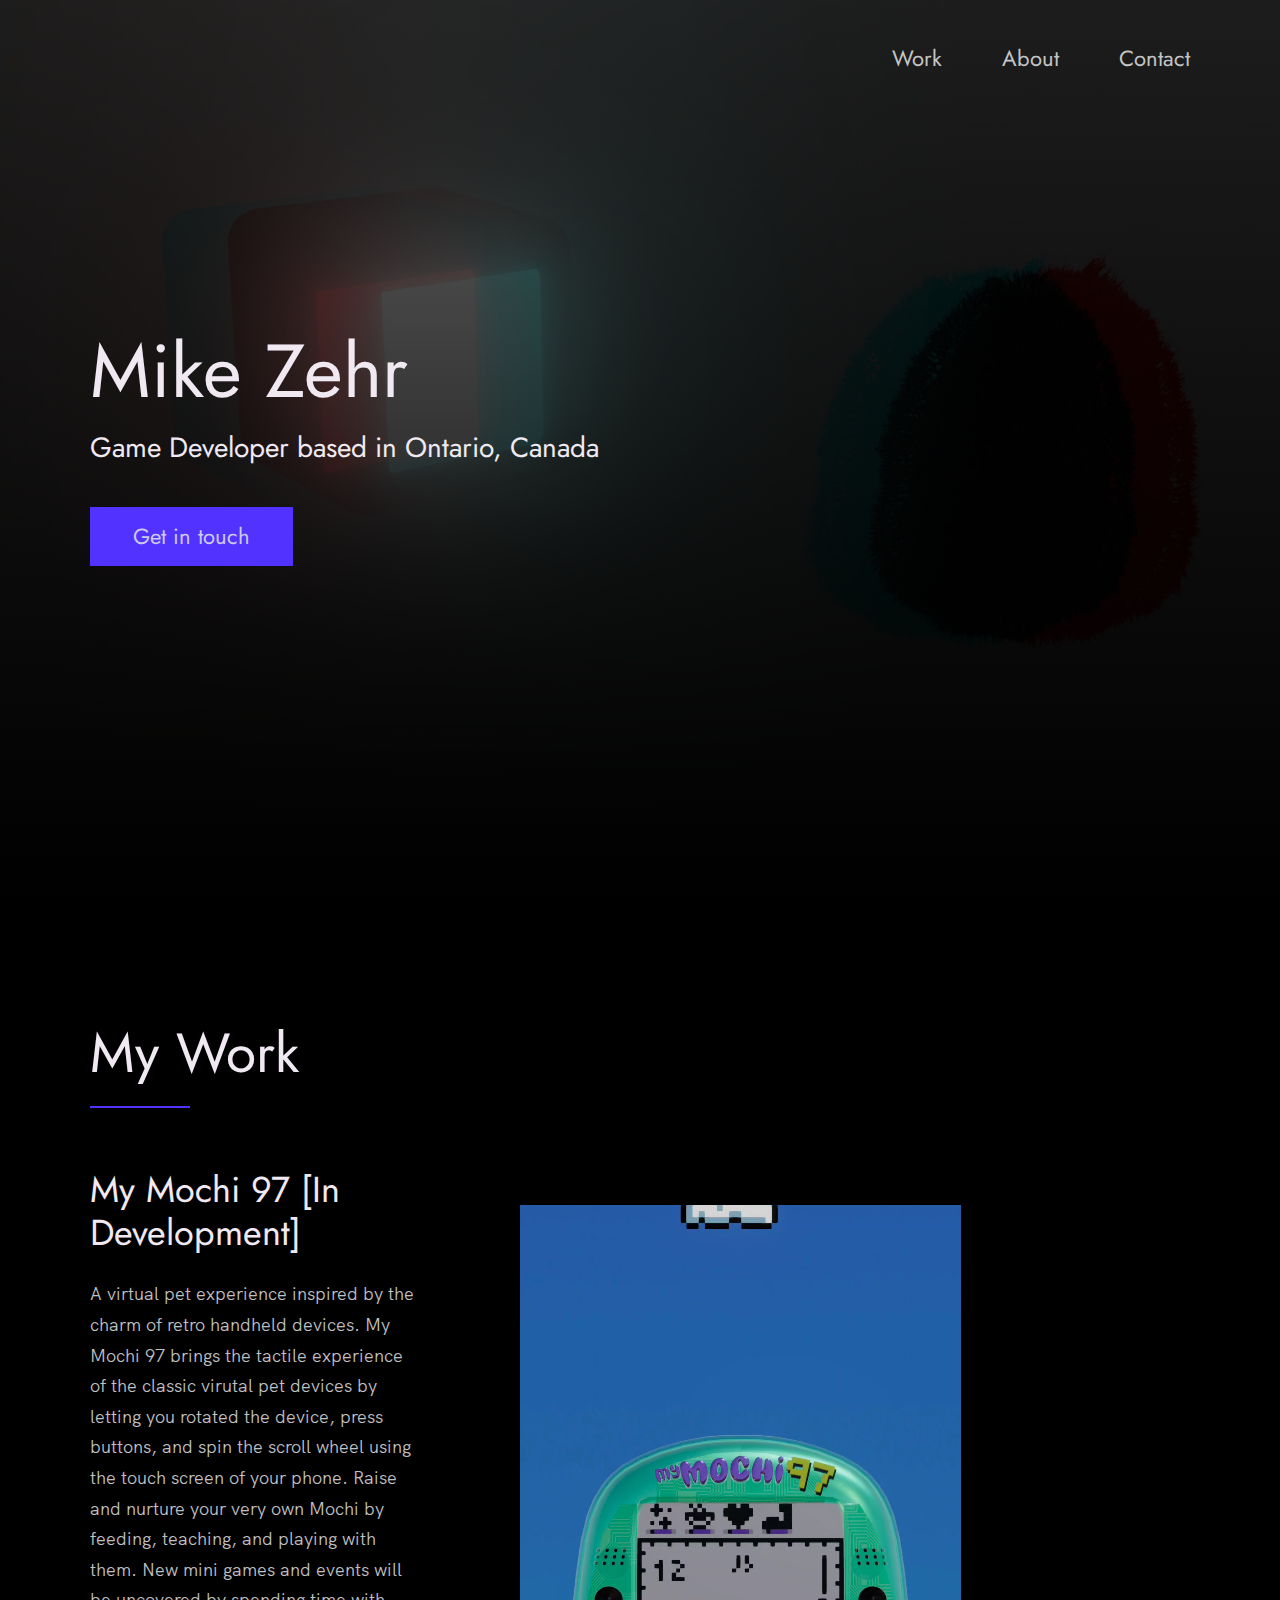
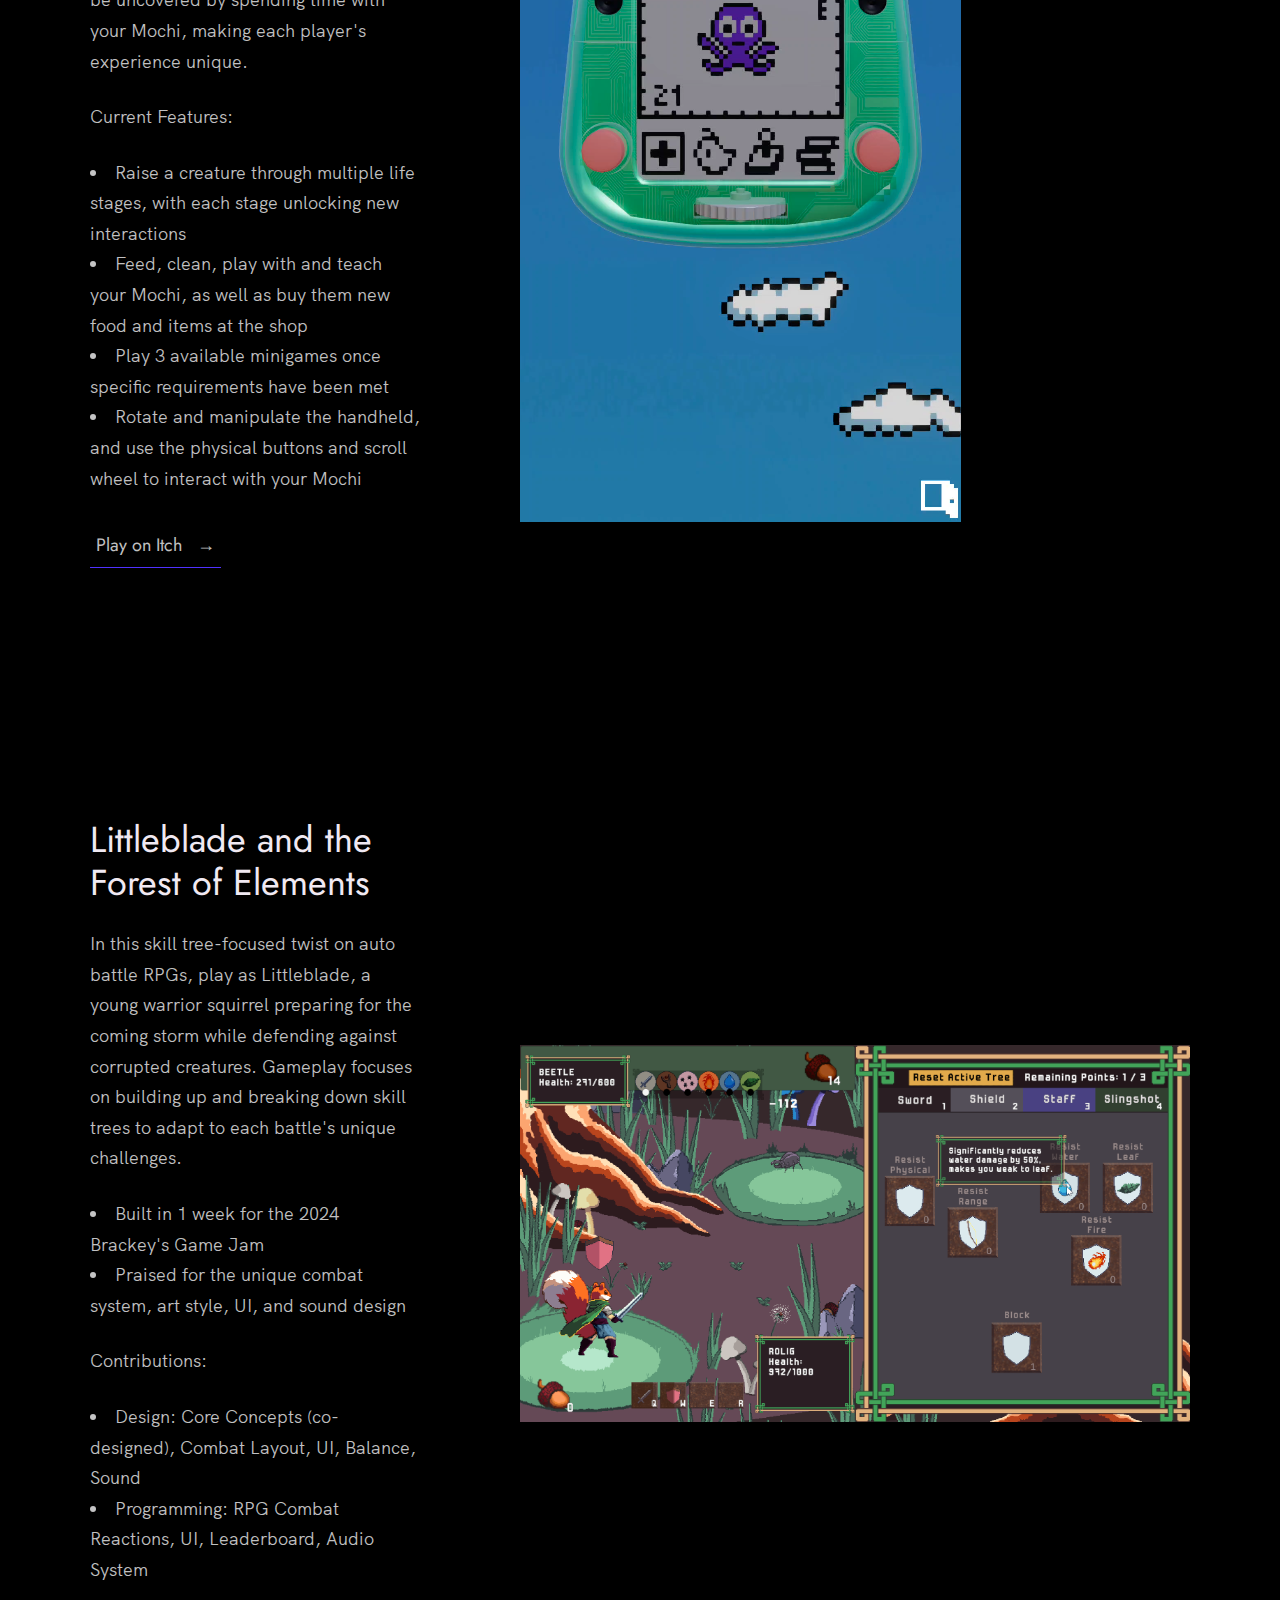
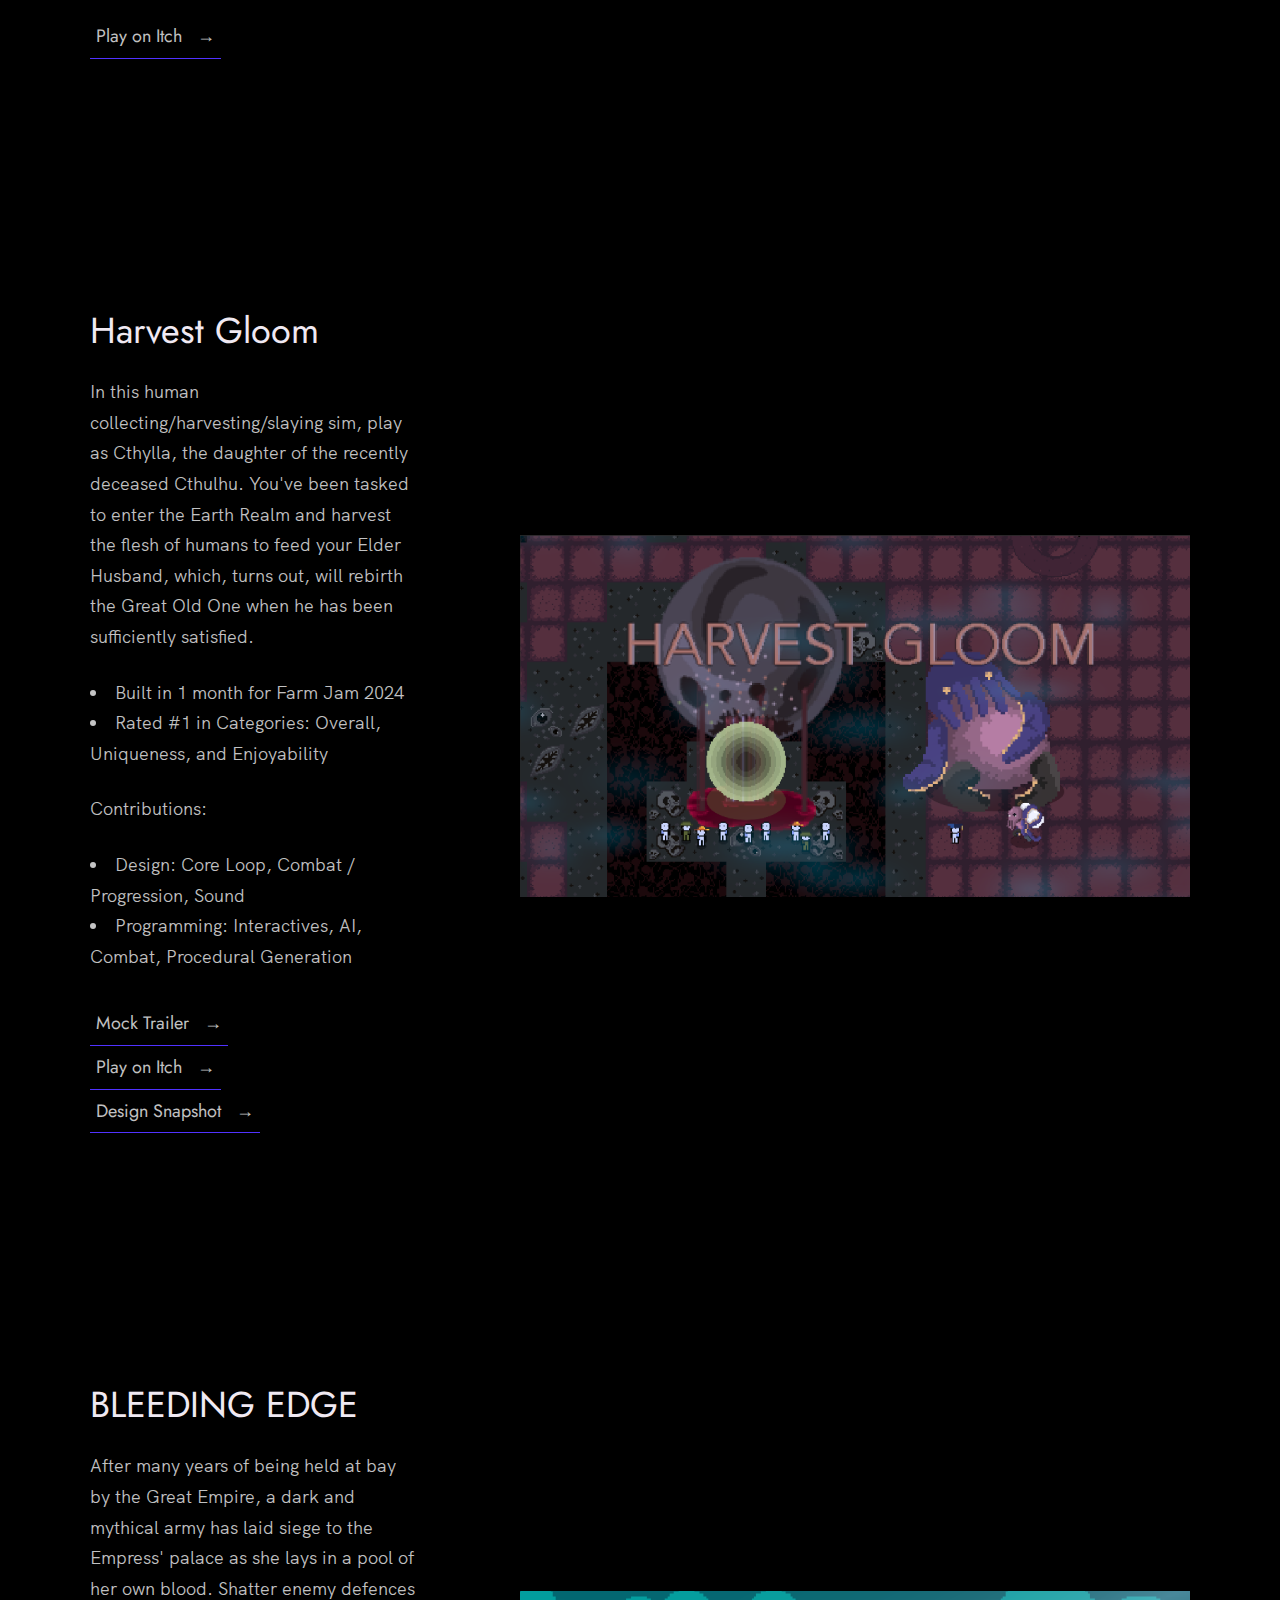
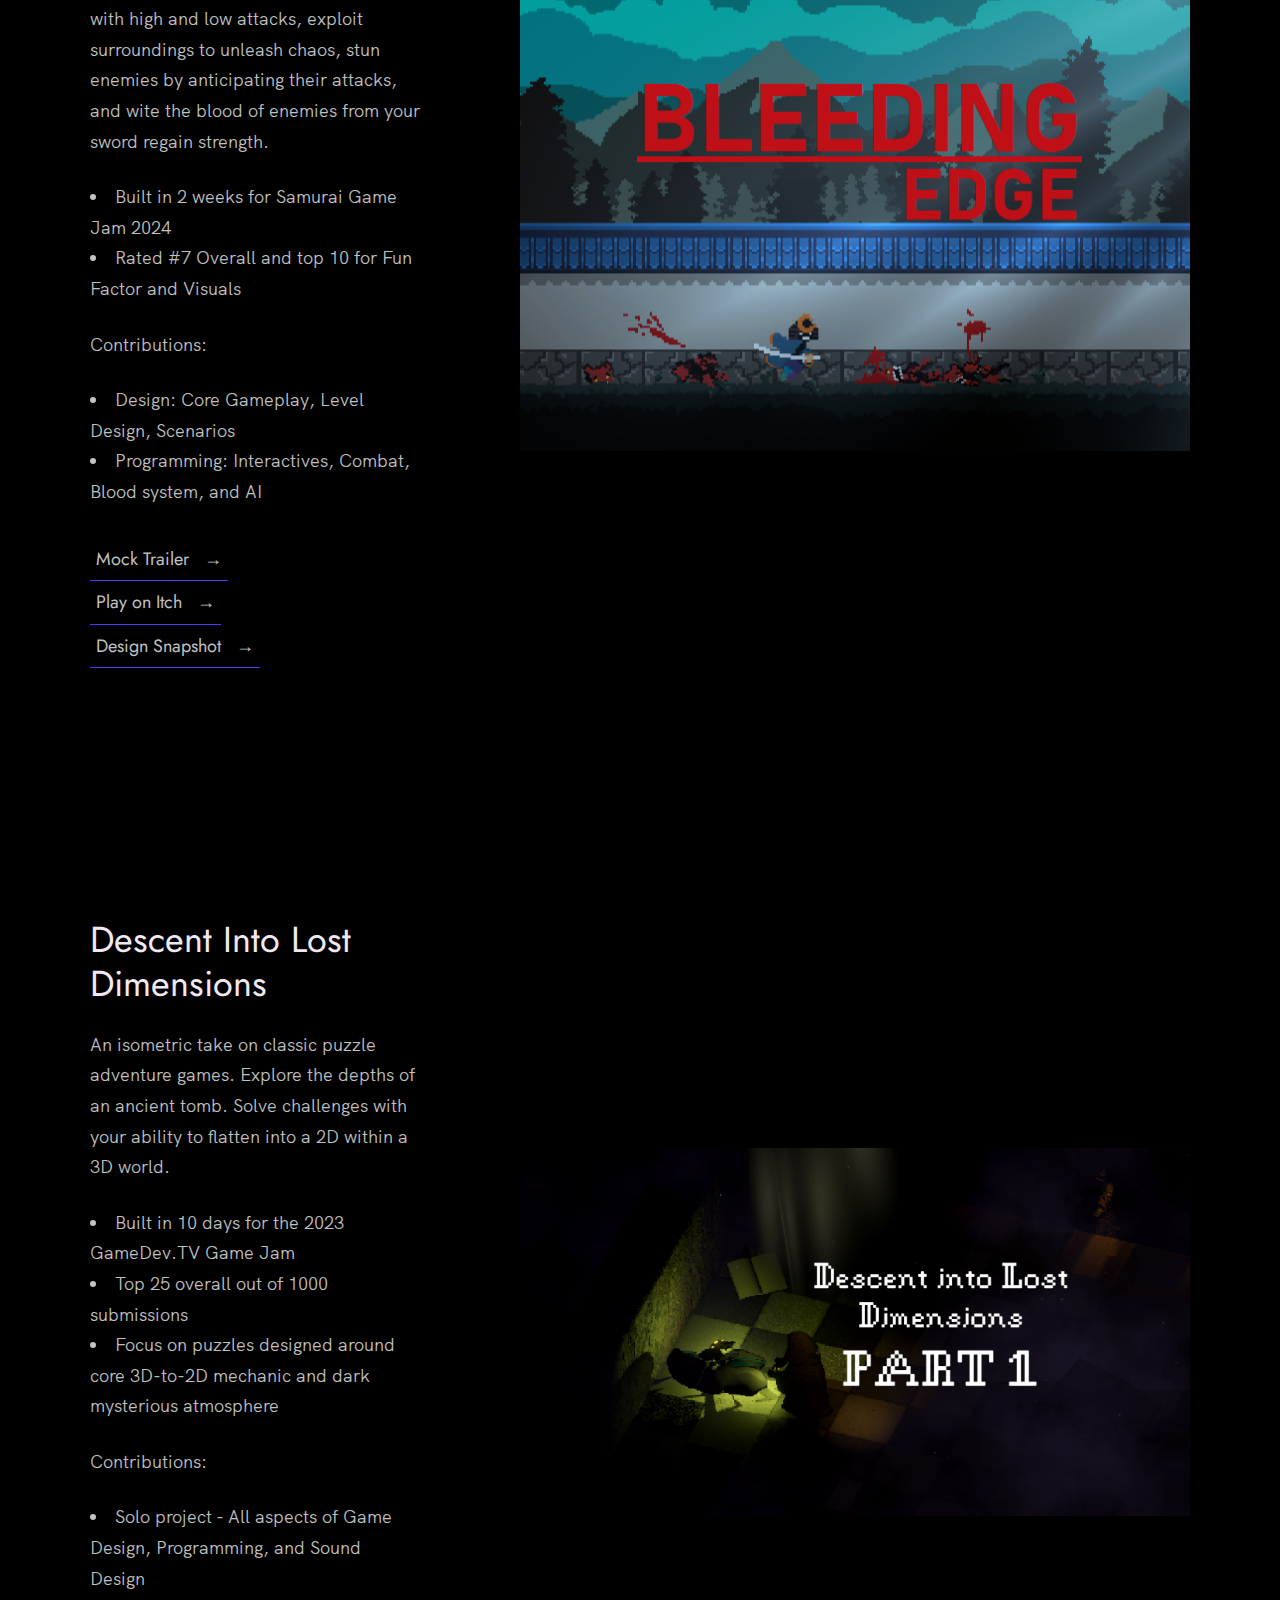
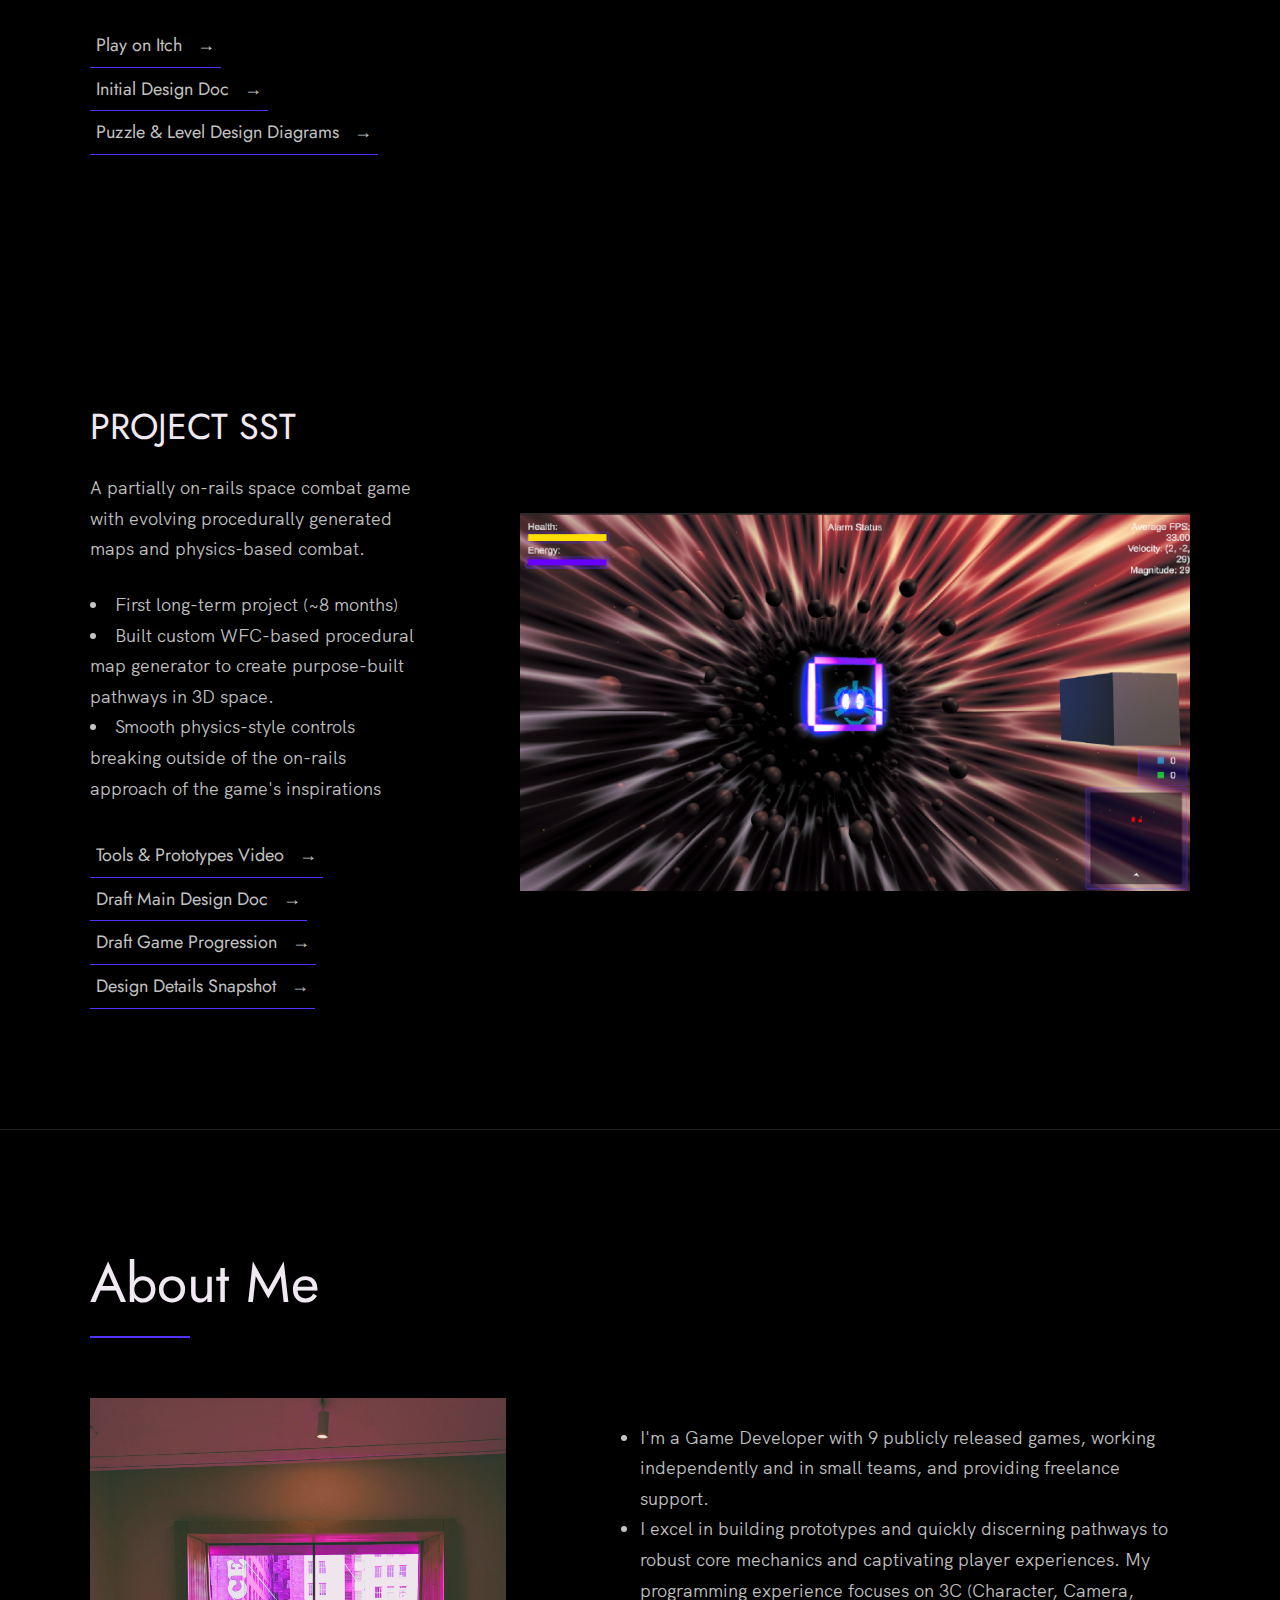
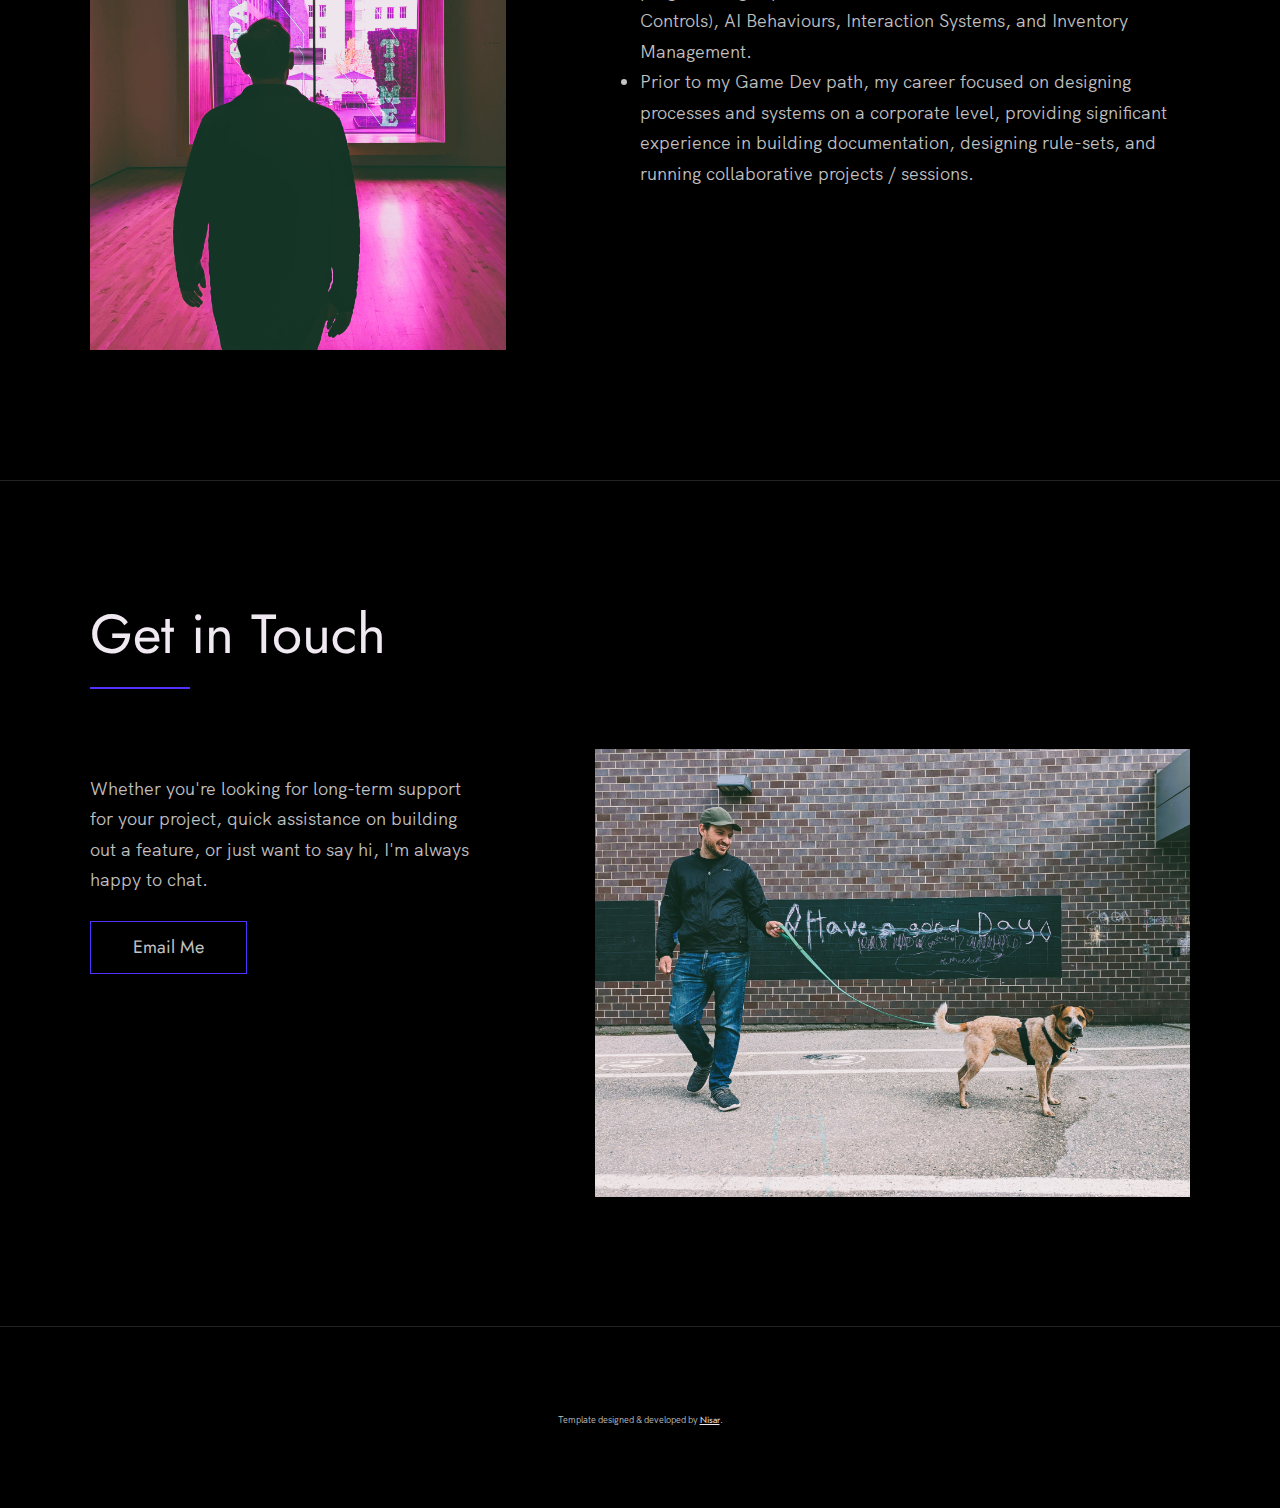
<file: index.html>
<!-- 
  Hello 😊.

  This template is designed and developed by Nisar Hassan Naqvi
  for anyone to use for free or customize the way they like.

  Github Repo: https://github.com/nisarhassan12/portfolio-template/
  My Website: https://nisar.dev

  For business & inquires, contact me => syednisarhassan12@gmail.com
-->

<!--
  Follow the instructions written in comments to create your stunning portfolio
-->

<!DOCTYPE html>
<html lang="en">

<head>
  <meta charset="UTF-8" />
  <meta name="viewport" content="width=device-width, initial-scale=1.0" />
  <link rel="shortcut icon" type="image/png" href="./images/tabIcon.png" />

  <!-- Put your site title here -->
  <title>
    Mike Zehr | Game Designer and Programmer.
  </title>

  <meta name="description" content="Indie dev working on solo and small team projects.">
  <!-- Add some coding keywords below, Ex: (React, CSS etc) -->
  <meta name="keywords"
    content="Mike Zehr, Unity, C#, Godot, Unreal, Blender, Core Design, Combat Design, Level Design, Game Programmer, Game Developer" />
  <link rel="stylesheet" href="index.css" />
</head>

<body>

  <!-- ***** Header ***** -->

  <header class="header" role="banner" id="top">
    <div class="row">
      <nav class="nav" role="navigation">
        <ul class="nav__items">
          <li class="nav__item"><a href="#work" class="nav__link">Work</a></li>
          <!-- <li class="nav__item"><a href="#clients" class="nav__link">Clients</a></li> -->
          <li class="nav__item">
            <a href="#about" class="nav__link">About</a>
          </li>
          <li class="nav__item">
            <a href="#contact" class="nav__link">Contact</a>
          </li>
        </ul>
      </nav>
    </div>
    <div class="header__text-box row">
      <div class="header__text">
        <h1 class="heading-primary">
          <!-- Replace the following name with your name -->
          <span>Mike Zehr</span>
        </h1>
        <!-- Put a small paragraph about yourself -->
        <p>Game Developer based in Ontario, Canada</p>
        <a href="#contact" class="btn btn--pink">Get in touch</a>
      </div>
    </div>
  </header>

  <main role="main">

    <!-- ***** Work ***** -->

    <section class="work" id="work">
      <div class="row">
        <h2>My Work</h2>
        <div class="work__boxes">

          <!-- Each div with the work__box class is a project. -->
          <!-----My Mochi 97----->
          <div class="work__box">
            <div class="work__text">
              <h3>My Mochi 97 [In Development]</h3>
              <p>
                A virtual pet experience inspired by the charm of retro handheld devices. My Mochi 97 brings the tactile
                experience of the classic virutal pet devices by letting you rotated the device, press buttons, and spin
                the scroll wheel using the touch screen of your phone.
                Raise and nurture your very own Mochi by feeding, teaching, and playing with them. New mini games and
                events will be uncovered by spending time with your Mochi, making each player's experience unique.
              </p>
              <ul class="work__list">
                <p>Current Features:</p>
                <li>Raise a creature through multiple life stages, with each stage unlocking new interactions
                </li>
                <li>Feed, clean, play with and teach your Mochi, as well as buy them new food and items at the shop
                </li>
                <li>Play 3 available minigames once specific requirements have been met
                </li>
                <li>Rotate and manipulate the handheld, and use the physical buttons and scroll wheel to interact with
                  your Mochi
                </li>
              </ul>

              <div class="work__links">
                <a href="https://porkrind.itch.io/my-mochi-97" target="_blank" class="link__text">
                  Play on Itch <span>&rarr;</span>
                </a>

              </div>
            </div>
            <div class="work__image-box">
              <img src="./images/MochiScreen0.png" class="work__image" alt="MyMochi97" />
            </div>
          </div>
          <!-----LittleBlade----->
          <div class="work__box">
            <div class="work__text">
              <h3>Littleblade and the Forest of Elements</h3>
              <p>
                In this skill tree-focused twist on auto battle RPGs, play as Littleblade, a young warrior squirrel
                preparing
                for the coming storm while defending against corrupted creatures. Gameplay focuses on building up and
                breaking down skill trees to adapt to each battle's unique challenges.
              </p>
              <ul class="work__list">
                <li>Built in 1 week for the 2024 Brackey's Game Jam
                </li>
                <li>Praised for the unique combat system, art style, UI, and sound design
                </li>
                <p>Contributions:</p>
                <li>Design: Core Concepts (co-designed), Combat Layout, UI, Balance, Sound</li>
                <li>Programming: RPG Combat Reactions, UI, Leaderboard, Audio System
              </ul>

              <div class="work__links">
                <a href="https://porkrind.itch.io/littleblade" target="_blank" class="link__text">
                  Play on Itch <span>&rarr;</span>
                </a>
                <!-- <a href="https://github.com/porkrindplz/portfolio" title="View Source Code" target="_blank">
                  <img src="./images/github.svg" class="work__code" alt="Design Doc Examples">
                </a> -->
              </div>
            </div>
            <div class="work__image-box">
              <img src="./images/LBScreen.png" class="work__image" alt="Littelblade" />
            </div>
          </div>
          <!-----HARVEST GLOOM----->
          <div class="work__box">
            <div class="work__text">
              <h3>Harvest Gloom</h3>
              <p>
                In this human collecting/harvesting/slaying sim, play as Cthylla, the daughter of the recently
                deceased
                Cthulhu. You've been tasked to enter the Earth Realm and harvest the flesh of humans to feed your
                Elder
                Husband, which, turns out, will rebirth the Great Old One when he has been sufficiently satisfied.

              </p>
              <ul class="work__list">
                <li>Built in 1 month for Farm Jam 2024
                </li>
                <li>Rated #1 in Categories: Overall, Uniqueness, and Enjoyability
                </li>
                <p>Contributions:</p>
                <li>Design: Core Loop, Combat / Progression, Sound</li>
                <li>Programming: Interactives, AI, Combat, Procedural Generation
              </ul>

              <div class="work__links">
                <a href="https://youtu.be/IX5LvBYEVCs" target="_blank" class="link__text">
                  Mock Trailer <span>&rarr;</span>
                </a>
                <a href="https://porkrind.itch.io/harvestgloom" target="_blank" class="link__text">
                  Play on Itch <span>&rarr;</span>
                </a>
                <a href="./images/HGDesign.png" target="_blank" class="link__text">
                  Design Snapshot <span>&rarr;</span>
                </a>
                <!-- <a href="https://github.com/porkrindplz/portfolio" title="View Source Code" target="_blank">
                  <img src="./images/github.svg" class="work__code" alt="Design Doc Examples">
                </a> -->
              </div>
            </div>
            <div class="work__image-box">
              <img src="./images/HGScreen.png" class="work__image" alt="Harvest Gloom" />
            </div>
          </div>
          <!-----BLEEDING EDGE----->

          <div class="work__box">
            <div class="work__text">
              <h3>BLEEDING EDGE</h3>
              <p>
                After many years of being held at bay by the Great Empire, a dark and mythical army has laid siege to
                the Empress' palace as she lays in a pool of her own blood.
                Shatter enemy defences with high and low attacks, exploit surroundings to unleash chaos, stun enemies
                by
                anticipating their attacks, and wite the blood of enemies from your sword regain strength.
              </p>
              <ul class="work__list">
                <li>Built in 2 weeks for Samurai Game Jam 2024
                </li>
                <li>Rated #7 Overall and top 10 for Fun Factor and Visuals
                </li>
                <p>Contributions:</p>
                <li>Design: Core Gameplay, Level Design, Scenarios</li>
                <li>Programming: Interactives, Combat, Blood system, and AI
              </ul>

              <div class="work__links">
                <a href="https://youtu.be/cKAdMbNaTe0" target="_blank" class="link__text">
                  Mock Trailer <span>&rarr;</span>
                </a>
                <a href="https://porkrind.itch.io/bleeding-edge" target="_blank" class="link__text">
                  Play on Itch <span>&rarr;</span>
                </a>
                <a href="./images/BEDesign.png" target="_blank" class="link__text">
                  Design Snapshot <span>&rarr;</span>
                </a>
                <!-- <a href="https://github.com/porkrindplz/portfolio" title="View Source Code" target="_blank">
                  <img src="./images/github.svg" class="work__code" alt="Design Doc Examples">
                </a> -->
              </div>
            </div>
            <div class="work__image-box">
              <img src="./images/BEScreen.png" class="work__image" alt="BLEEDING EDGE" />
            </div>
          </div>

          <!-----DESCENT INTO LOST DIMENSIONS----->

          <div class="work__box">
            <div class="work__text">
              <h3>Descent Into Lost Dimensions</h3>
              <p>
                An isometric take on classic puzzle adventure games. Explore the depths of an ancient tomb. Solve
                challenges with your ability to flatten into a 2D within a 3D world.
              </p>
              <ul class="work__list">
                <li>Built in 10 days for the 2023 GameDev.TV Game Jam
                </li>
                <li>Top 25 overall out of 1000 submissions
                </li>
                <li>Focus on puzzles designed around core 3D-to-2D mechanic and dark mysterious atmosphere</li>
                <p>Contributions:</p>
                <li>Solo project - All aspects of Game Design, Programming, and Sound Design
              </ul>

              <div class="work__links">
                <a href="https://porkrind.itch.io/lostdimensions" target="_blank" class="link__text">
                  Play on Itch <span>&rarr;</span>
                </a>
                <a href="./images/DLD Design Doc.pdf" target="_blank" class="link__text">
                  Initial Design Doc <span>&rarr;</span>
                </a>
                <a href="./images/DLDDesignSnapshot.png" target="_blank" class="link__text">
                  Puzzle & Level Design Diagrams <span>&rarr;</span>
                </a>
                <!-- <a href="https://github.com/porkrindplz/portfolio" title="View Source Code" target="_blank">
                            <img src="./images/github.svg" class="work__code" alt="Design Doc Examples">
                          </a> -->
              </div>
            </div>
            <div class="work__image-box">
              <img src="./images/DLDScreen.png" class="work__image" alt="BLEEDING EDGE" />
            </div>
          </div>

          <!-----PROJECT SST----->

          <div class="work__box">
            <div class="work__text">
              <h3>PROJECT SST</h3>
              <p>
                A partially on-rails space combat game with evolving procedurally generated maps and physics-based
                combat.
              </p>
              <ul class="work__list">
                <li>First long-term project (~8 months)
                </li>
                <li>Built custom WFC-based procedural map generator to create purpose-built pathways in 3D space.
                </li>
                <li>Smooth physics-style controls breaking outside of the on-rails approach of the game's inspirations
                </li>
              </ul>

              <div class="work__links">
                <a href="https://youtu.be/9gtgQWYJtpE" target="_blank" class="link__text">
                  Tools & Prototypes Video <span>&rarr;</span>
                </a>
                <a href="./images/SSTDesignMain.pdf" target="_blank" class="link__text">
                  Draft Main Design Doc <span>&rarr;</span>
                </a>
                <a href="./images/SSTRunProgression.pdf" target="_blank" class="link__text">
                  Draft Game Progression <span>&rarr;</span>
                </a>
                <a href="./images/SSTDesignSnapshot.png" target="_blank" class="link__text">
                  Design Details Snapshot <span>&rarr;</span>
                </a>
                <!-- <a href="https://github.com/porkrindplz/portfolio" title="View Source Code" target="_blank">
                            <img src="./images/github.svg" class="work__code" alt="Design Doc Examples">
                          </a> -->
              </div>
            </div>
            <div class="work__image-box">
              <img src="./images/SSTScreen.png" class="work__image" alt="BLEEDING EDGE" />
            </div>
          </div>
        </div>
      </div>
    </section>

    <!-- ***** Clients ***** -->

    <!-- <section class="client" id="clients">
      <div class="row">
        <h2>Clients</h2>
        <div class="client__logos"> -->
    <!-- Add logos of the clients or companies you'have worked with. -->
    <!-- <img src="./images/ronjones.png" class="client__logo" alt="Company 2" />
          <img src="./images/goldengrid.png" class="client__logo" alt="Company 3" />
          <img src="./images/bullseye.png" class="client__logo" alt="Company 1" />
          <img src="./images/mighty-furnitures.png" class="client__logo" alt="Company 1" />
          <img src="./images/fastlane.png" class="client__logo" alt="Company 3" />
          <img src="./images/chippy.png" class="client__logo" alt="Company 1" />
        </div>
      </div>
    </section> -->


    <!-- ***** About ***** -->

    <section class="about" id="about">
      <div class="row">
        <h2>About Me</h2>
        <div class="about__content">
          <div class="about__text">
            <!-- Replace the below paragraph with info about yourself -->
            <p>
              <li>I'm a Game Developer with 9 publicly released games, working independently
                and in small teams, and providing freelance support.
              </li>
              <li>I excel in building prototypes and quickly discerning pathways to robust core mechanics and
                captivating player experiences. My programming experience focuses on 3C (Character, Camera, Controls),
                AI Behaviours, Interaction Systems, and Inventory Management.
              </li>
              <li>
                Prior to my Game Dev path, my career focused on designing processes and systems on a corporate level,
                providing
                significant experience in building documentation, designing rule-sets, and running collaborative
                projects / sessions.
              </li>
            </p>
            <!-- Provide a link to your resume -->
            <!-- <a href="./images/Resume.pdf" target="_blank" class="btn">My Resume</a>-->
          </div>

          <div class="about__photo-container">
            <!-- Add a nice photo of yourself -->
            <img class="about__photo" src="./images/Mike3.jpeg" alt="" />
          </div>
        </div>
      </div>
    </section>
  </main>

  <!-- ***** Contact ***** -->

  <section class="contact" id="contact">
    <div class="row">
      <h2>Get in Touch</h2>
      <div class="contact__content">
        <div class="contact__info">
          <p>
            Whether you're looking for long-term support for your project, quick assistance on building out a feature,
            or just want to say hi, I'm always happy to chat.
          </p>
          <!-- Replace the email with yours -->
          <a href="mailto:mike@levitycube.com" class="btn">Email Me</a>
        </div>
        <div class="contact__photo-container">
          <!-- Add a nice photo of yourself -->
          <img class="contact__photo" src="./images/Mike2.jpeg" alt="" />
        </div>
      </div>
    </div>
  </section>

  <!-- ***** Footer ***** -->

  <footer role="contentinfo" class="footer">
    <div class="row">
      <!-- Update the links to point to your accounts -->
      <!--
      <ul class="footer__social-links">
        <li class="footer__social-link-item">
          <a href="https://porkrind.itch.io" title="Link to Itch Profile">
            <img src="./images/itchio.svg" class="footer__social-image" alt="Twitter">
          </a>
        </li>
        <li class="footer__social-link-item">
          <a href="https://twitter.com/nisarhassan12/" title="Link to Twitter Profile">
            <img src="./images/twitter.svg" class="footer__social-image" alt="Twitter">
          </a>
        </li>
        <li class="footer__social-link-item">
          <a href="https://github.com/porkrindplz/" title="Link to Github Profile">
            <img src="./images/github.svg" class="footer__social-image" alt="Github">
          </a>
        </li>
      </ul>
    -->
      <!-- If you give me some credit by keeping the below paragraph, will be huge for me 😊 Thanks. -->
      <p>
        Template designed & developed by <a href="https://nisar.dev" class="link">Nisar</a>.
      </p>
      <div class="footer__github-buttons">
        <iframe
          src="https://ghbtns.com/github-btn.html?user=nisarhassan12&repo=portfolio-template&type=watch&count=true"
          frameborder="0" scrolling="0" width="170" height="20" title="Watch Portfolio Template on GitHub">
        </iframe>
      </div>
    </div>
  </footer>

  <a href="#top" class="back-to-top" title="Back to Top">
    <img src="./images/arrow-up.svg" alt="Back to Top" class="back-to-top__image" />
  </a>
  <script src="./index.js"></script>
</body>

</html>
</file>
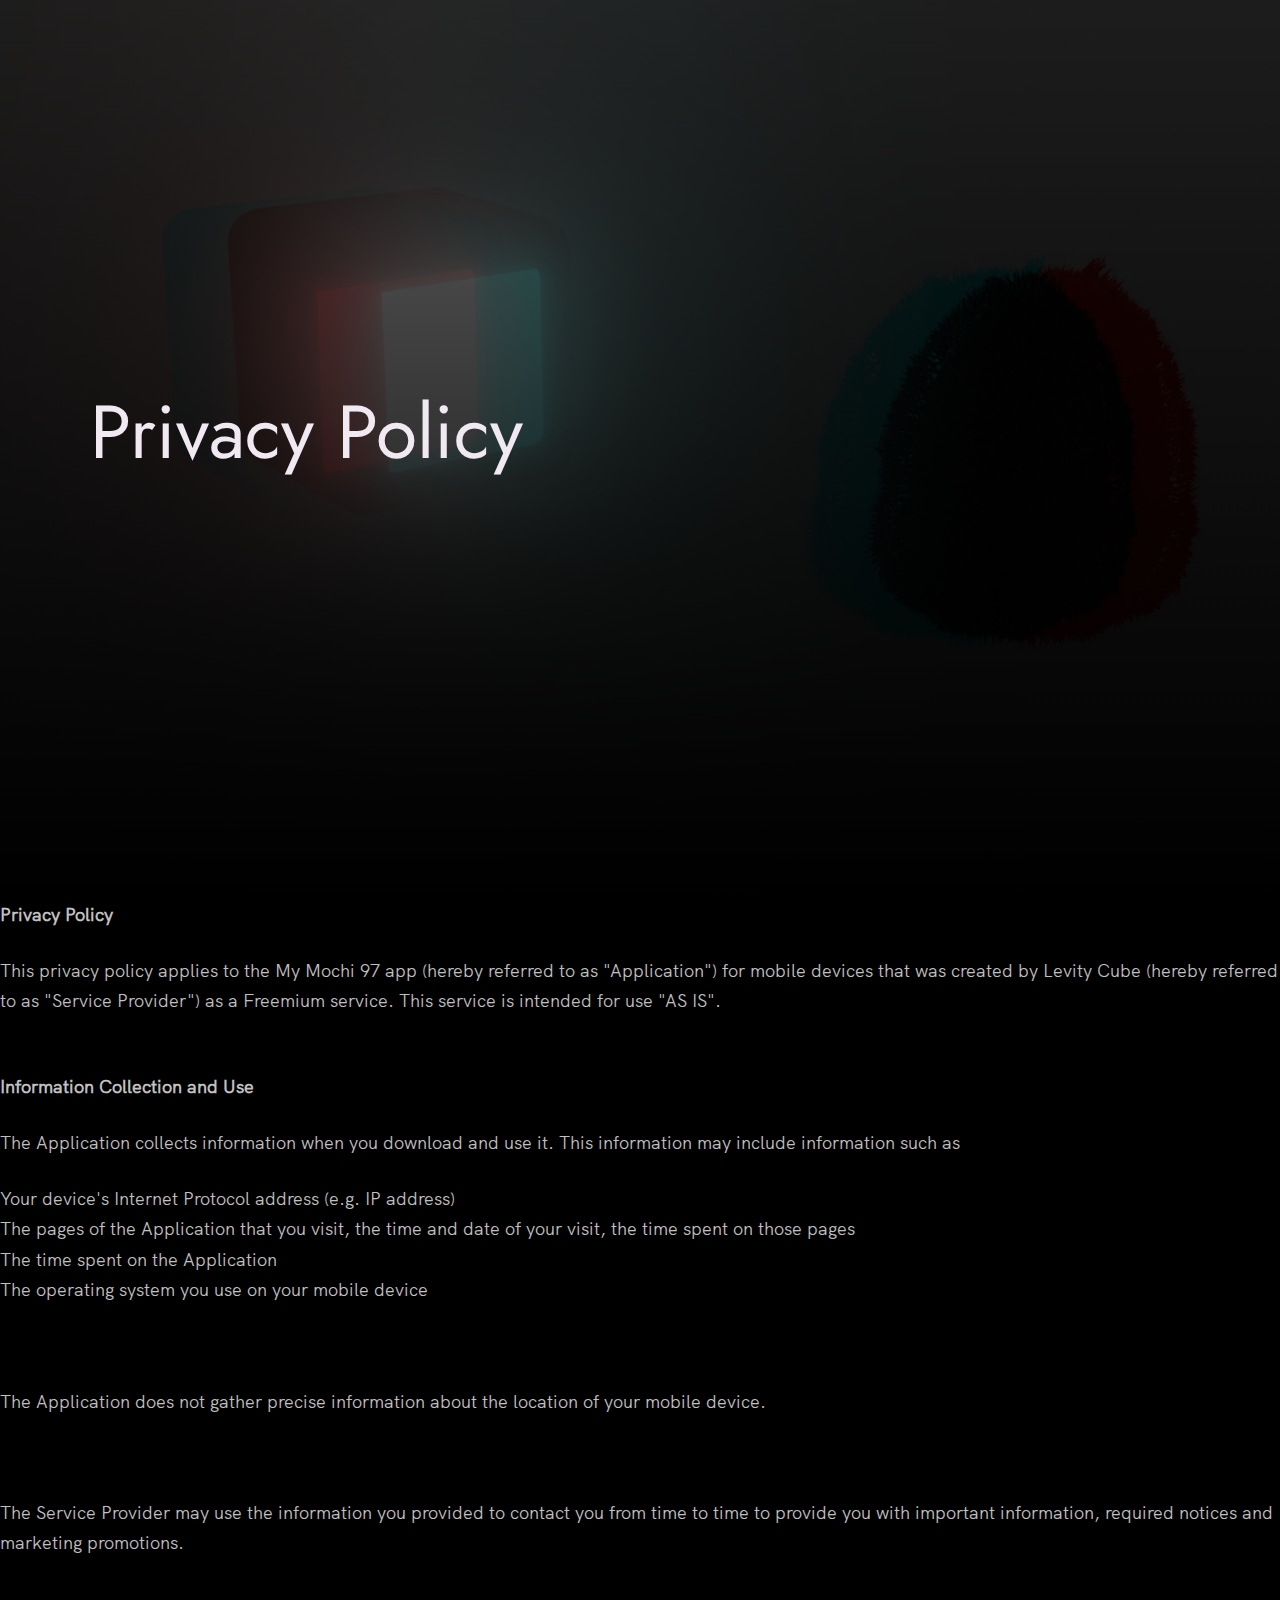
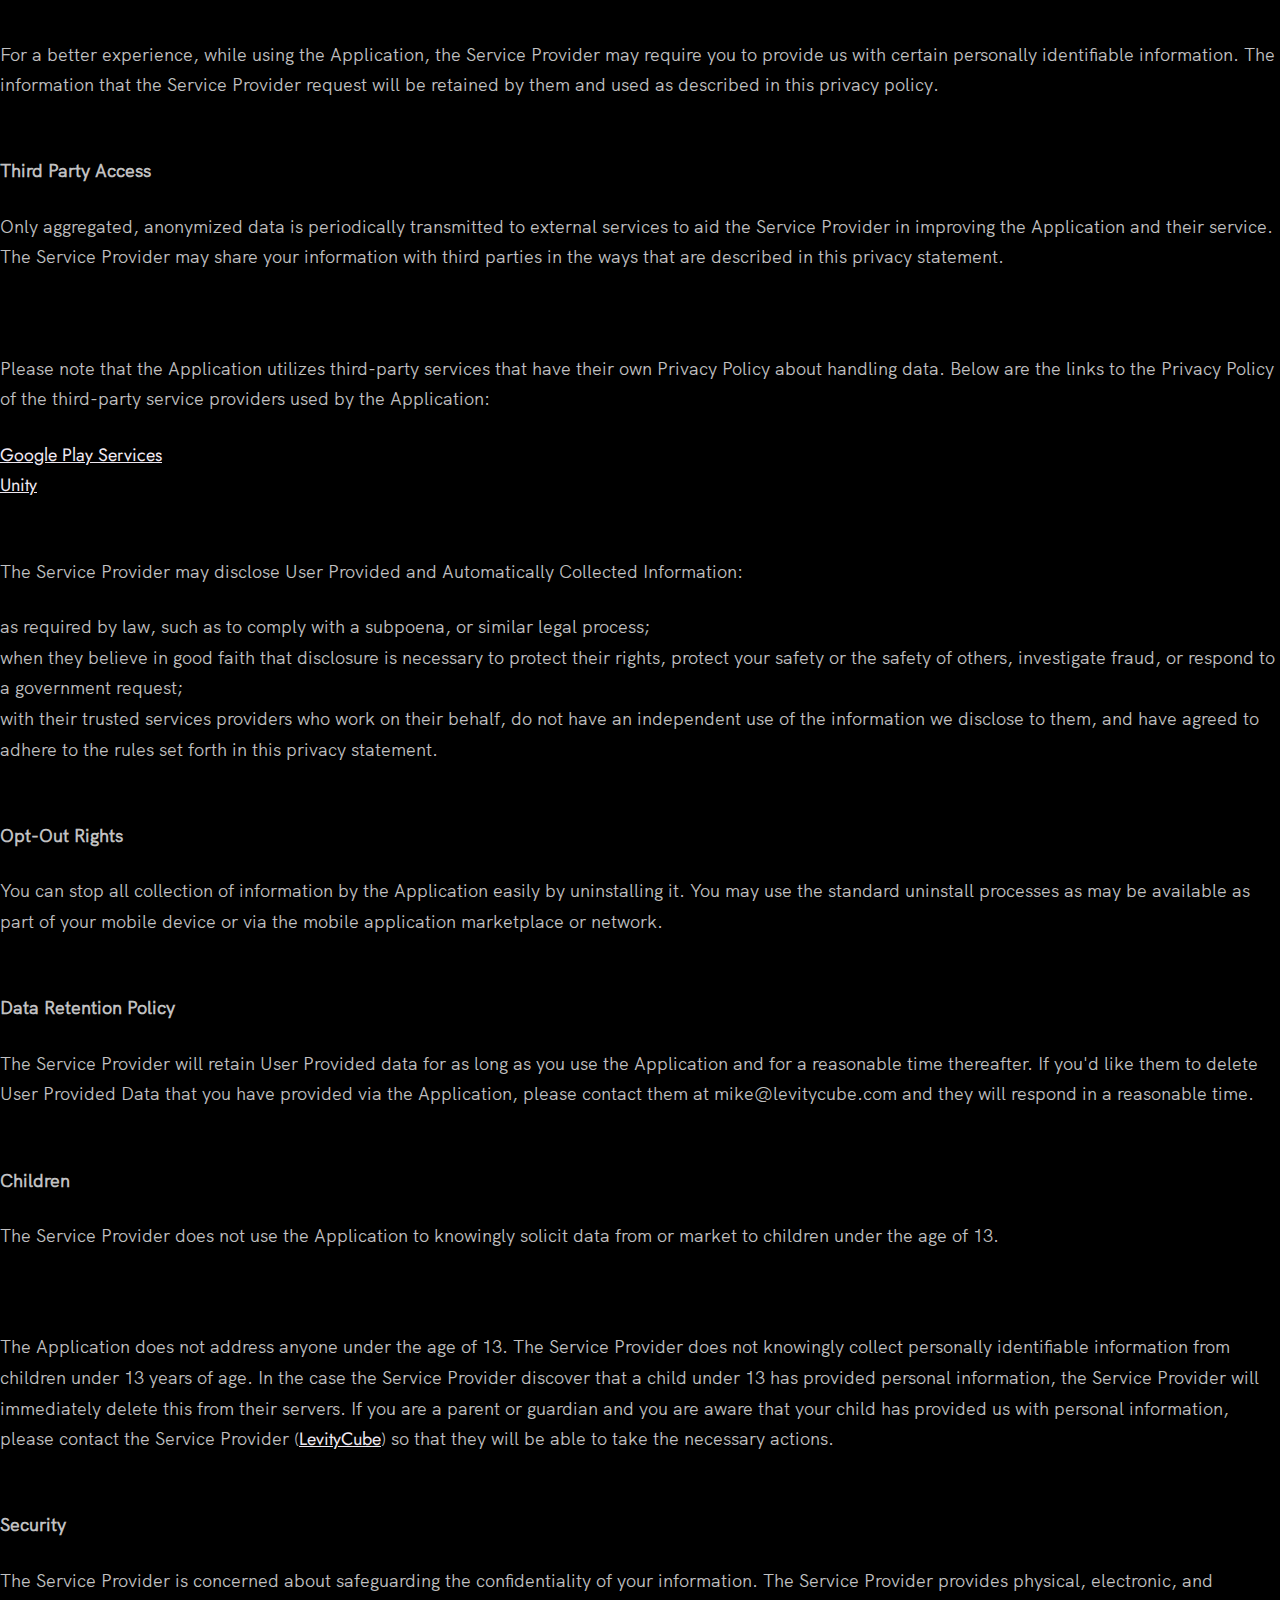
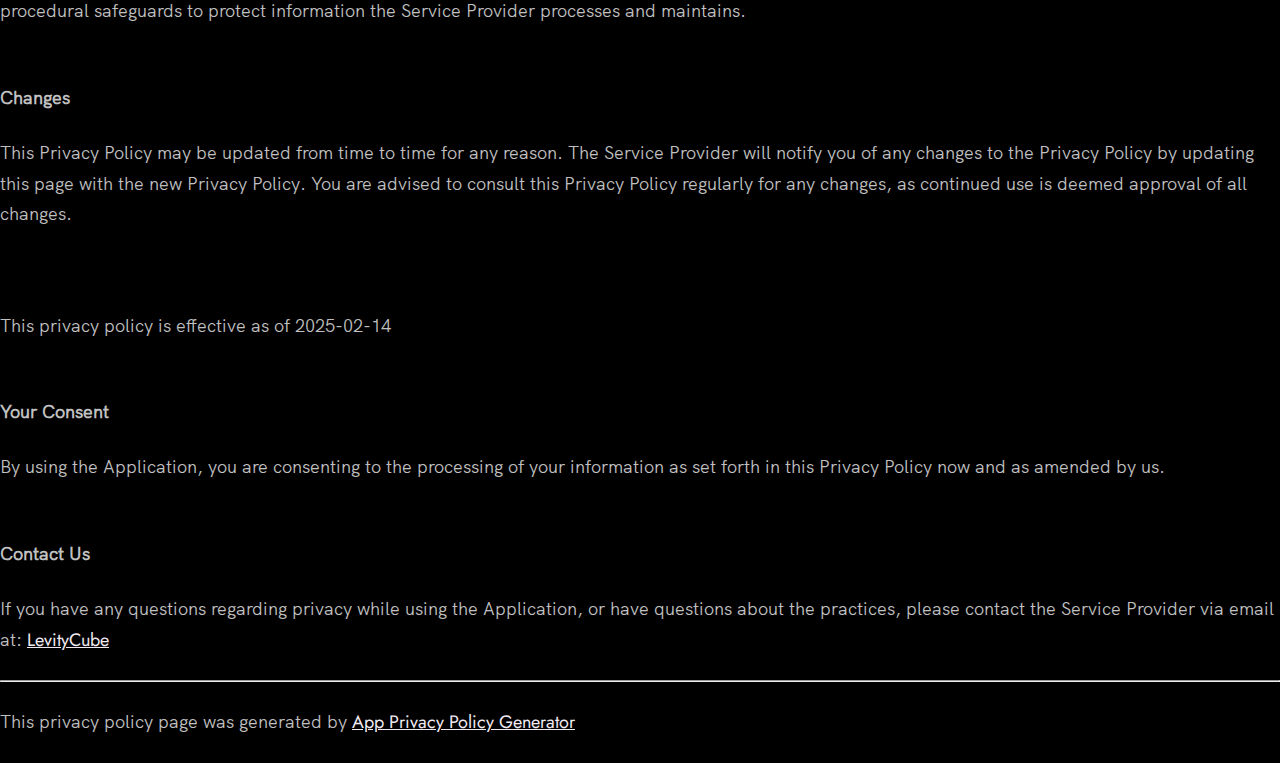
<file: PrivacyPolicy.HTML>
<!DOCTYPE html>
<html lang="en">

<head>
    <meta charset="UTF-8" />
    <meta name="viewport" content="width=device-width, initial-scale=1.0" />
    <link rel="shortcut icon" type="image/png" href="./images/tabIcon.png" />

    <!-- Put your site title here -->
    <title>Privacy Policy</title>

    <meta name="description" content="Privacy Policy">
    <!-- Add some coding keywords below, Ex: (React, CSS etc) -->
    <meta name="keywords" content="Privacy Policy" />
    <link rel="stylesheet" href="index.css" />
</head>

<body>
    <!-- ***** Header ***** -->

    <header class="header" role="banner" id="top">
        <div class="row">
            <nav class="nav" role="navigation">
                <ul class="nav__items">

                </ul>
            </nav>
        </div>
        <div class="header__text-box row">
            <div class="header__text">
                <h1 class="heading-primary">
                    <!-- Replace the following name with your name -->
                    <span>Privacy Policy</span>
                </h1>
                <!-- Put a small paragraph about yourself -->
                <p></p>
            </div>
        </div>
    </header>

    <main role="main">
        <strong>Privacy Policy</strong>
        <p>This privacy policy applies to the My Mochi 97 app (hereby referred to as "Application") for mobile devices
            that
            was created by Levity Cube (hereby referred to as "Service Provider") as a Freemium service. This service is
            intended for use "AS IS".</p><br><strong>Information Collection and Use</strong>
        <p>The Application collects information when you download and use it. This information may include information
            such
            as </p>
        <ul>
            <li>Your device's Internet Protocol address (e.g. IP address)</li>
            <li>The pages of the Application that you visit, the time and date of your visit, the time spent on those
                pages
            </li>
            <li>The time spent on the Application</li>
            <li>The operating system you use on your mobile device</li>
        </ul>
        <p></p><br>
        <p>The Application does not gather precise information about the location of your mobile device.</p>
        <div style="display: none;">
            <p>The Application collects your device's location, which helps the Service Provider determine your
                approximate
                geographical location and make use of in below ways:</p>
            <ul>
                <li>Geolocation Services: The Service Provider utilizes location data to provide features such as
                    personalized content, relevant recommendations, and location-based services.</li>
                <li>Analytics and Improvements: Aggregated and anonymized location data helps the Service Provider to
                    analyze user behavior, identify trends, and improve the overall performance and functionality of the
                    Application.</li>
                <li>Third-Party Services: Periodically, the Service Provider may transmit anonymized location data to
                    external services. These services assist them in enhancing the Application and optimizing their
                    offerings.</li>
            </ul>
        </div><br>
        <p>The Service Provider may use the information you provided to contact you from time to time to provide you
            with
            important information, required notices and marketing promotions.</p><br>
        <p>For a better experience, while using the Application, the Service Provider may require you to provide us with
            certain personally identifiable information. The information that the Service Provider request will be
            retained
            by them and used as described in this privacy policy.</p><br><strong>Third Party Access</strong>
        <p>Only aggregated, anonymized data is periodically transmitted to external services to aid the Service Provider
            in
            improving the Application and their service. The Service Provider may share your information with third
            parties
            in the ways that are described in this privacy statement.</p>
        <div><br>
            <p>Please note that the Application utilizes third-party services that have their own Privacy Policy about
                handling data. Below are the links to the Privacy Policy of the third-party service providers used by
                the
                Application:</p>
            <ul>
                <li><a href="https://www.google.com/policies/privacy/" target="_blank" rel="noopener noreferrer">Google
                        Play
                        Services</a></li><!----><!----><!----><!----><!----><!----><!----><!----><!----><!---->
                <li><a href="https://unity3d.com/legal/privacy-policy" target="_blank"
                        rel="noopener noreferrer">Unity</a>
                </li>
                <!----><!----><!----><!----><!----><!----><!----><!----><!----><!----><!----><!----><!----><!----><!----><!----><!----><!----><!----><!---->
            </ul>
        </div><br>
        <p>The Service Provider may disclose User Provided and Automatically Collected Information:</p>
        <ul>
            <li>as required by law, such as to comply with a subpoena, or similar legal process;</li>
            <li>when they believe in good faith that disclosure is necessary to protect their rights, protect your
                safety or
                the safety of others, investigate fraud, or respond to a government request;</li>
            <li>with their trusted services providers who work on their behalf, do not have an independent use of the
                information we disclose to them, and have agreed to adhere to the rules set forth in this privacy
                statement.
            </li>
        </ul>
        <p></p><br><strong>Opt-Out Rights</strong>
        <p>You can stop all collection of information by the Application easily by uninstalling it. You may use the
            standard
            uninstall processes as may be available as part of your mobile device or via the mobile application
            marketplace
            or network.</p><br><strong>Data Retention Policy</strong>
        <p>The Service Provider will retain User Provided data for as long as you use the Application and for a
            reasonable
            time thereafter. If you'd like them to delete User Provided Data that you have provided via the Application,
            please contact them at mike@levitycube.com and they will respond in a reasonable time.</p>
        <br><strong>Children</strong>
        <p>The Service Provider does not use the Application to knowingly solicit data from or market to children under
            the
            age of 13.</p>
        <div><br>
            <p>The Application does not address anyone under the age of 13.
                The Service Provider does not knowingly collect personally
                identifiable information from children under 13 years of age. In the case
                the Service Provider discover that a child under 13 has provided
                personal information, the Service Provider will immediately
                delete this from their servers. If you are a parent or guardian
                and you are aware that your child has provided us with
                personal information, please contact the Service Provider (<a href="mailto:mike@levitycube.com"
                    target="_blank" rel="noopener noreferrer">LevityCube</a>) so that
                they will be able to take the necessary actions.</p>
        </div><!----><br><strong>Security</strong>
        <p>The Service Provider is concerned about safeguarding the confidentiality of your information. The Service
            Provider provides physical, electronic, and procedural safeguards to protect information the Service
            Provider
            processes and maintains.</p><br><strong>Changes</strong>
        <p>This Privacy Policy may be updated from time to time for any reason. The Service Provider will notify you of
            any
            changes to the Privacy Policy by updating this page with the new Privacy Policy. You are advised to consult
            this
            Privacy Policy regularly for any changes, as continued use is deemed approval of all changes.</p><br>
        <p>This privacy policy is effective as of 2025-02-14</p><br><strong>Your Consent</strong>
        <p>By using the Application, you are consenting to the processing of your information as set forth in this
            Privacy
            Policy now and as amended by us.</p><br><strong>Contact Us</strong>
        <p>If you have any questions regarding privacy while using the Application, or have questions about the
            practices,
            please contact the Service Provider via email at: <a href="mailto:mike@levitycube.com" target="_blank"
                rel="noopener noreferrer">LevityCube</a>
        </p>
        <hr>
        <p>This privacy policy page was generated by <a href="https://app-privacy-policy-generator.nisrulz.com/"
                target="_blank" rel="noopener noreferrer">App Privacy Policy Generator</a></p>
</body>

</html>
</file>
<file: index.css>
/* --------------------------------------- */
/* ----- Basic Setup ----- */
/* --------------------------------------- */

@font-face {
    font-family: 'Hk Grotesk';
    font-style: normal;
    font-weight: 400;
    src: url('./fonts/HKGrotesk-Regular.woff') format('woff');
}

@font-face {
    font-family: 'Jost';
    font-style: normal;
    font-weight: 400;
    src: url('./fonts/Jost-Regular.ttf') format('woff');
}

* {
    margin: 0;
    padding: 0;
    box-sizing: inherit;
}

:root {
    --font-size-small: 1.8rem;
    --font-size-normal: 2.2rem;
    --font-size-medium: 2.8rem;
    --font-size-medium-1: 3.6rem;
    --font-size-large: 5.5rem;
    --font-size-huge: 7.5rem;
    --font-stack: 'Hk Grotesk', sans-serif;

    --line-height-normal: 1.7;
    --line-height-small: 1.2;

    --black: #000;
    --pink: #5132ff;
    --white: #f0e9f2;
    --white-1: #e5e5e6da;


    --container-max-width: 1180px;
    --container-normal-width: 800px;
    --container-medium-width: 700px;
    --container-small-width: 500px;

    --gutter-huge: 12rem;
    --gutter-medium: 6rem;
    --gutter-normal: 3rem;
    --gutter-small-1: 2.5rem;
    --gutter-small: 2rem;

    --border-light: 1px solid rgb(36, 35, 35);
}

html {
    font-size: 62.5%;
    /* (16/10)*100 = 62.5% => 1rem = 10px */
    box-sizing: border-box;
    scroll-behavior: smooth;
}

@media(max-width: 1000px) {
    html {
        font-size: 52%;
    }
}

body {
    font-size: var(--font-size-small);
    font-family: var(--font-stack);
    font-weight: 400;
    color: var(--white-1);
    line-height: var(--line-height-normal);
    background: var(--black);
    overflow-x: hidden;
}

.row {
    max-width: var(--container-max-width);
    margin: 0 auto;
}

@media(max-width: 1340px) {
    .row {
        max-width: 1100px;
    }
}

@media(max-width: 1240px) {
    .row {
        padding: 0 var(--gutter-medium);
    }
}

@media(max-width: 600px) {
    .row {
        padding: 0 var(--gutter-normal);
    }
}

@media(max-width: 600px) {
    .row {
        padding: 0 var(--gutter-small);
    }
}

section {
    padding: var(--gutter-huge) 0;
    border-bottom: var(--border-light);
}

img {
    object-fit: contain;
    max-width: 100%;
}

/* --------------------------------------- */
/* ----- Headlines and Paragraphs ----- */
/* --------------------------------------- */

h1,
h2,
h3 {
    font-family: 'Jost', sans-serif;
    font-weight: 400;
    line-height: var(--line-height-small);
    color: var(--white);
}

.heading-primary {
    line-height: 1;
    font-size: var(--font-size-huge);
    font-weight: 400;
    color: var(--white);
}

@media(max-width: 900px) {
    .heading-primary {
        font-size: 6.5rem;
    }
}

h2 {
    font-size: var(--font-size-large);
    margin-bottom: var(--gutter-medium);
}

h2::after {
    content: '';
    display: block;
    height: 2px;
    width: 10rem;
    background: var(--pink);
    margin: var(--gutter-small) 0;
}

h3 {
    font-size: var(--font-size-medium-1);
    margin-bottom: var(--gutter-small);
}

@media(max-width: 500px) {
    .heading-primary {
        font-size: var(--font-size-large);
    }

    h2 {
        font-size: var(--font-size-medium-1);
    }

    h3 {
        font-size: var(--font-size-medium);
    }
}

p {
    margin: var(--gutter-small-1) 0;
}

@media(max-width: 900px) {
    p {
        max-width: var(--container-small-width);
    }
}

/* --------------------------------------- */
/* ----- Buttons and Links ----- */
/* --------------------------------------- */

a {
    color: var(--white);
    font-weight: 400;
    font-family: 'Jost', sans-serif;
    transition: all .2s;
    outline: 2px solid transparent;
}

::-moz-focus-inner {
    border: 0;
}

button:focus,
a:focus {
    outline: 2px solid var(--pink);
}

body:not(.user-is-tabbing) button:focus,
body:not(.user-is-tabbing) a:focus {
    outline: none;
}

.link:hover {
    color: var(--pink);
}

.btn {
    position: relative;
    display: inline-block;
    padding: 1rem 4.2rem;
    text-decoration: none;
    color: inherit;
    border: 1px solid var(--pink);
    font-weight: 400;
}

.btn:focus {
    outline: none;
}

.btn::after {
    content: '';
    display: block;
    position: absolute;
    top: 0;
    left: 0;
    right: 100%;
    background: var(--white);
    height: 100%;
    z-index: -1;
    transition: all 0.2s cubic-bezier(1, 0.68, 0.16, 0.9);
}

.btn:hover::after,
.btn:focus::after {
    right: 0;
    background: var(--pink);
}

.btn--pink {
    background: var(--pink);
    transition: all 0.2s;
}

.btn--pink::after {
    display: none;
}

.btn--pink:hover,
.btn--pink:focus {
    background: transparent;
}

.link__text {
    position: relative;
    display: inline-block;
    padding: .6rem;
    color: inherit;
    text-decoration: none;
    border-bottom: 1px solid var(--pink);
}

.link__text::after {
    content: '';
    display: block;
    position: absolute;
    top: 0;
    left: 0;
    right: 100%;
    background: var(--white);
    height: 100%;
    z-index: -1;
    transition: all 0.2s cubic-bezier(1, 0.68, 0.16, 0.9);
}

.link__text:focus {
    outline: none;
}

.link__text:hover::after,
.link__text:focus:after {
    right: 0;
    background: var(--pink);
}

.link__text span {
    padding-left: 1rem;
    font-family: sans-serif;
}

/* ----- Back to Top ----- */

.back-to-top {
    position: fixed;
    bottom: 4rem;
    right: 4rem;
    display: flex;
    justify-content: center;
    align-items: center;
    height: 5.5rem;
    width: 5.5rem;
    background-color: var(--pink);
    border-radius: 50%;
    z-index: 10;
    visibility: hidden;
    transition: all .4s;
}

.back-to-top__image {
    height: 70%;
}

@media(max-width: 900px) {
    .back-to-top {
        right: 2rem;
    }
}

@media(max-width: 500px) {
    .back-to-top {
        right: 1rem;
    }
}

/* --------------------------------------- */
/* ----- Navigation ----- */
/* --------------------------------------- */

.nav {
    display: flex;
    justify-content: flex-end;
    padding: var(--gutter-normal) 0;
}

.nav__items {
    display: flex;
    list-style: none;
}

.nav__item:not(:last-child) {
    margin-right: var(--gutter-medium);
}

@media(max-width: 500px) {
    .nav {
        justify-content: center;
    }
}

@media(max-width: 400px) {
    .nav__item:not(:last-child) {
        margin-right: var(--gutter-normal);
    }
}

@media(max-width: 300px) {
    .nav {
        font-size: var(--font-size-small);
    }
}

.nav__link {
    position: relative;
    display: inline-block;
    padding: 1rem 0;
    text-decoration: none;
    color: inherit;
    transition: all .2s;
}

.nav__link::after {
    content: '';
    position: absolute;
    bottom: 0;
    left: 0;
    right: 100%;
    display: inline-block;
    height: 1rem;
    background: var(--white);
    transition: all 0.25s cubic-bezier(1, 0.68, 0.16, 0.9);
}

.nav__link:hover {
    color: var(--pink);
}

.nav__link:hover::after {
    right: 0;
    height: 2px;
    background: var(--pink);
}

/* --------------------------------------- */
/* ----- Header ----- */
/* --------------------------------------- */

.header {
    background: linear-gradient(rgba(0, 0, 0, 0.6), rgba(0, 0, 0, 1)),
        url('./images/header.png');
    height: 100vh;
    background-size: cover;
    background-position: center;
    background-attachment: fixed;
    font-size: var(--font-size-normal);
}

.header__text {
    position: absolute;
    top: 50%;
    transform: translateY(-50%);
}

.header__text p {
    margin: 1.5rem 0 3.5rem;
    max-width: var(--container-medium-width);
    font-family: 'Jost', sans-serif;
    font-size: var(--font-size-medium);
    color: var(--white)
}

@media(max-width: 500px) {
    .header {
        text-align: center;
    }

    .header__text p {
        transform: scale(.8);
    }
}

/* --------------------------------------- */
/* ----- Work ----- */
/* --------------------------------------- */
.work__box {
    display: flex;
    align-items: center;
}

@media(max-width: 900px) {
    .work__box {
        align-items: initial;
        flex-direction: column-reverse;
    }
}

.work__box:not(:last-child) {
    margin-bottom: 25rem;
}

@media(max-width: 500px) {
    .work__box:not(:last-child) {
        margin-bottom: 20rem;
    }
}

.work__links {
    display: flex;
    align-items: flex-start;
    flex-direction: column;
}

.work__text {
    flex: 0 0 30%;
    align-self: flex-start;

}

.work__list {
    /* list-style-type: square; */
    list-style-position: inside;
    margin-bottom: var(--gutter-normal);
}

.work__code {
    display: block;
    height: 3rem;
    margin-left: var(--gutter-normal);
    transition: all .3s;
}

.work__code:hover {
    transform: scale(1.2);
}

.work__image-box {
    margin-bottom: var(--gutter-normal);
}

@media(min-width: 901px) {
    .work__image-box {
        flex: 1;
        margin: 0 0 0 10rem;
    }
}

@media(max-width: 900px) {
    .work__code {
        height: 4rem;
    }
}

/* --------------------------------------- */
/* ----- Clients ----- */
/* --------------------------------------- */

.client__logos {
    display: flex;
    justify-content: space-between;
    filter: invert(100%) grayscale(100%) opacity(.8);
}

.client__logo {
    height: 6.5rem;
    max-width: 18rem;
}

@media(max-width: 1240px) {
    .client__logos {
        overflow-x: scroll;
        padding: var(--gutter-normal);
    }

    .client__logo:not(:last-of-type) {
        margin-right: var(--gutter-medium);
    }
}

/* --------------------------------------- */
/* ----- About ----- */
/* --------------------------------------- */

.about__content {
    display: flex;
    flex-direction: row-reverse;
    align-items: initial;
}

@media(max-width: 500px) {
    .about__content {
        flex-direction: column-reverse;
        align-items: initial;
    }
}

.about__photo-container {
    margin-bottom: var(--gutter-normal);
}

@media(min-width: 500px) {
    .about__text {
        flex: 0 0 50%;
        align-items: initial;
    }

    .about__photo-container {
        flex: 1;
        margin: 0 var(--gutter-normal) 0 0;
    }

    .about__photo {
        width: 80%;

    }
}

/* --------------------------------------- */
/* ----- Contact ----- */
/* --------------------------------------- */

.contact__content {
    display: flex;
    flex-direction: row;
    align-items: initial;
    /* Add a little space between the text and the photo */
}

@media(max-width: 900px) {
    .contact__content {
        flex-direction: column-reverse;
        align-items: initial;
        gap: 0;
        /* Remove the space between the text and the photo on smaller screens */
    }
}

.contact__info {
    max-width: 35%;
    margin: 0 var(--gutter-huge) 0 0;
}

@media(min-width: 901px) {
    .contact {
        flex: 0 0 35%;
        align-items: initial;
    }

    .contact__photo-container {
        flex: 1;
        /*  */
        width: 100%;
    }
}

/* --------------------------------------- */
/* ----- Footer ----- */
/* --------------------------------------- */

.footer {
    text-align: center;
    padding: var(--gutter-medium) 0 var(--gutter-normal);
    font-size: .9rem;
}

.footer__social-links {
    display: flex;
    justify-content: center;
    padding: var(--gutter-normal) 0;
    list-style: none;
}

.footer__social-link-item:not(:last-of-type) {
    margin-right: var(--gutter-small);
}

.footer__social-image {
    height: 4rem;
}

.footer__github-buttons {
    display: flex;
    justify-content: center;
}

.footer__github-buttons iframe {
    height: 2.5rem;
    width: 84px;
    transform: translateY(3px);
}

@media(max-width: 500px) {
    .footer {
        padding: var(--gutter-medium) 0;
    }
}
</file>
